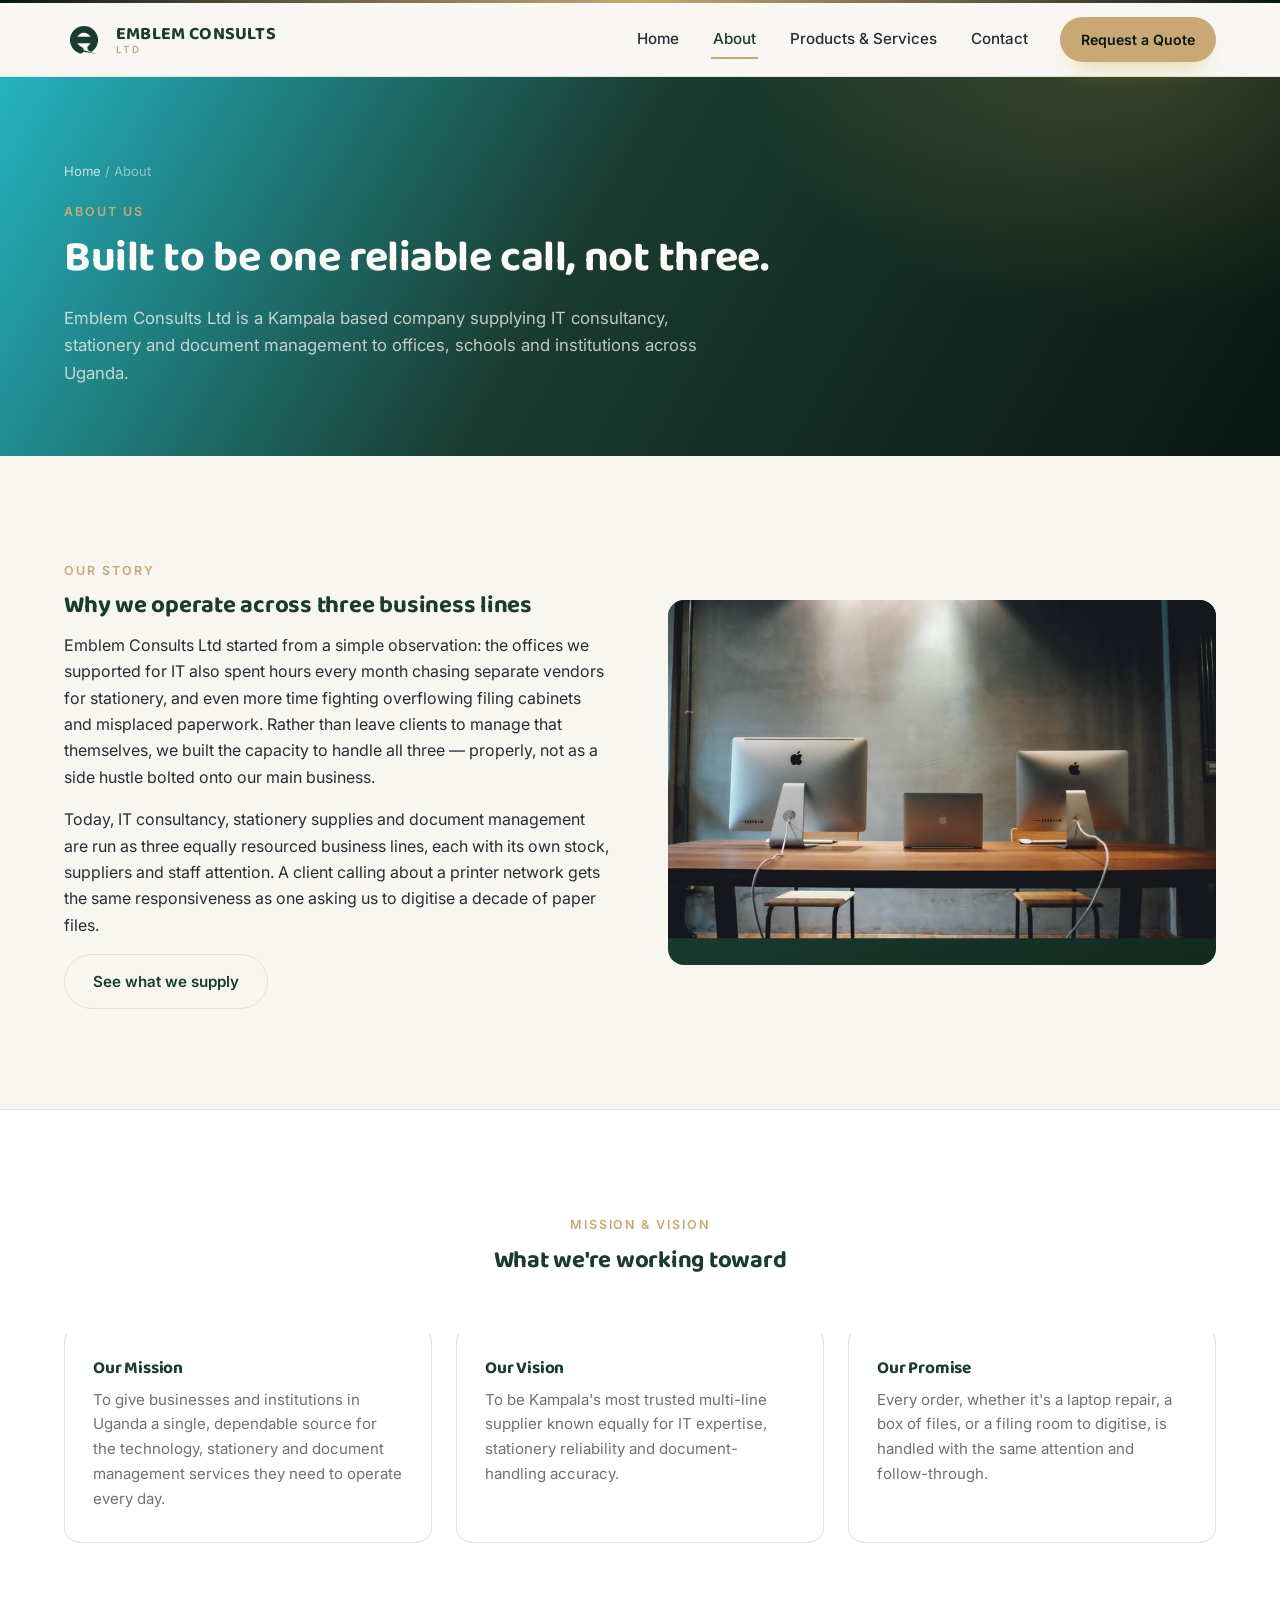
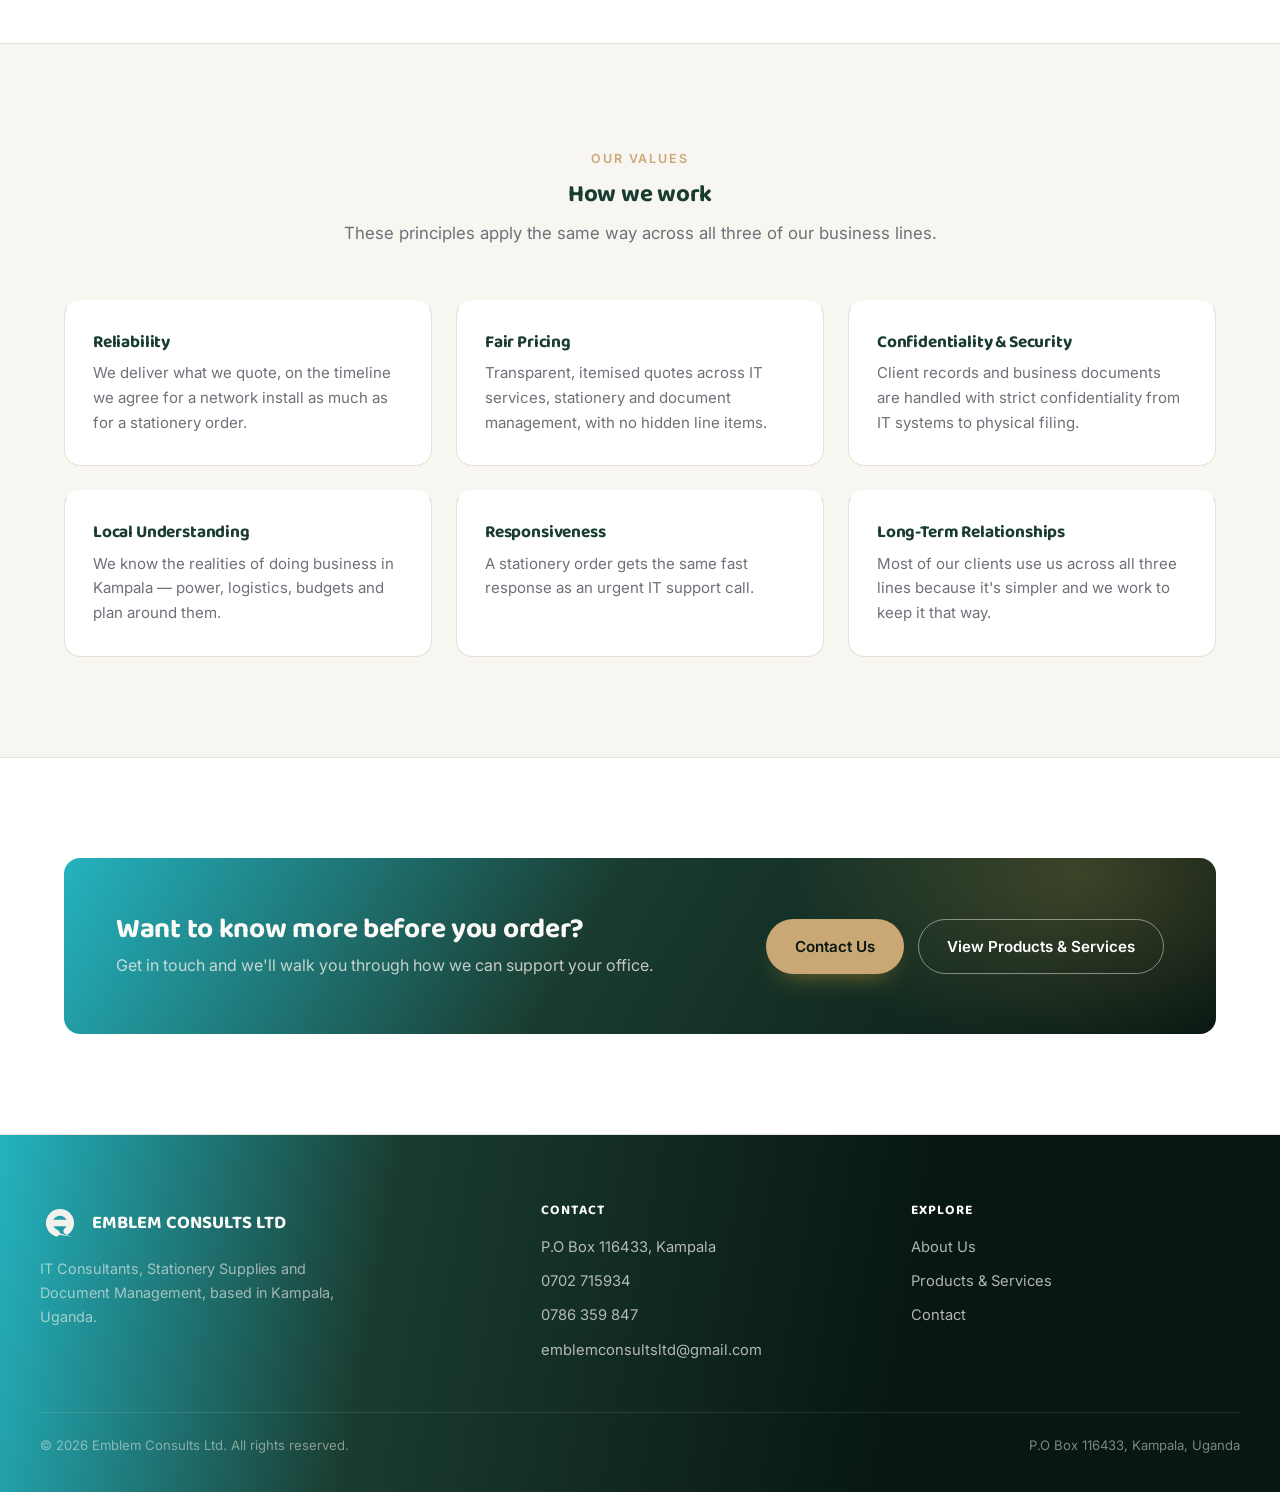
<file: about.html>
<!doctype html>
<html lang="en">
<head>
<meta charset="UTF-8">
<meta name="viewport" content="width=device-width, initial-scale=1.0">
<title>About Us | Emblem Consults Ltd</title>
<meta name="description" content="Learn about Emblem Consults Ltd, a Kampala-based company delivering IT consultancy, stationery supplies and document management under one roof.">
<link rel="icon" type="image/svg+xml" href="assets/logo.svg">
<link rel="preconnect" href="https://fonts.googleapis.com">
<link rel="preconnect" href="https://fonts.gstatic.com" crossorigin>
<link href="https://fonts.googleapis.com/css2?family=Baloo+2:wght@600;700;800&family=Inter:wght@400;500;600;700&display=swap" rel="stylesheet">
<link rel="stylesheet" href="css/styles.css">
</head>
<body>

<div class="top-bar" aria-hidden="true"></div>

<header class="site-header">
  <div class="container header-inner">
    <a href="index.html" class="brand" aria-label="Emblem Consults Ltd home">
      <span class="brand-mark">
        <svg viewBox="0 0 120 120" fill="none" xmlns="http://www.w3.org/2000/svg" aria-hidden="true">
          <path d="M49.06,90.07 A32,32 0 1 1 80.57,84.5" stroke="currentColor" stroke-width="20" stroke-linecap="round"/>
          <line x1="28" y1="60" x2="92" y2="60" stroke="currentColor" stroke-width="20" stroke-linecap="round"/>
          <path d="M44,84 Q55,92 70,94 L100,102 Q78,98 60,96 Q48,94 44,84 Z" fill="currentColor"/>
        </svg>
      </span>
      <span class="brand-text">
        <span class="brand-name">EMBLEM CONSULTS</span>
        <span class="brand-sub">LTD</span>
      </span>
    </a>
    <nav class="site-nav" id="site-nav">
      <a href="index.html">Home</a>
      <a href="about.html">About</a>
      <a href="services.html">Products &amp; Services</a>
      <a href="contact.html">Contact</a>
      <a href="contact.html" class="btn btn-primary nav-cta">Request a Quote</a>
    </nav>
    <button class="nav-toggle" id="nav-toggle" aria-label="Toggle menu" aria-expanded="false" aria-controls="site-nav">
      <span></span><span></span><span></span>
    </button>
  </div>
</header>

<main>

  <section class="page-hero">
    <div class="container">
      <div class="breadcrumb"><a href="index.html">Home</a> / About</div>
      <span class="eyebrow">About Us</span>
      <h1>Built to be one reliable call, not three.</h1>
      <p>Emblem Consults Ltd is a Kampala based company supplying IT consultancy, stationery and document management to offices, schools and institutions across Uganda.</p>
    </div>
  </section>

  <section class="section">
    <div class="container split">
      <div class="reveal">
        <span class="eyebrow">Our Story</span>
        <h2>Why we operate across three business lines</h2>
        <p>Emblem Consults Ltd started from a simple observation: the offices we supported for IT also spent hours every month chasing separate vendors for stationery, and even more time fighting overflowing filing cabinets and misplaced paperwork. Rather than leave clients to manage that themselves, we built the capacity to handle all three — properly, not as a side hustle bolted onto our main business.</p>
        <p>Today, IT consultancy, stationery supplies and document management are run as three equally resourced business lines, each with its own stock, suppliers and staff attention. A client calling about a printer network gets the same responsiveness as one asking us to digitise a decade of paper files.</p>
        <a href="services.html" class="btn btn-ghost">See what we supply</a>
      </div>
      <div class="split-media split-media--photo reveal">
        <img src="assets/about-it.jpg" alt="IT equipment set up on a desk at an Emblem Consults supported office" loading="lazy">
      </div>
    </div>
  </section>

  <section class="section section-alt">
    <div class="container">
      <div class="section-head">
        <span class="eyebrow">Mission &amp; Vision</span>
        <h2>What we're working toward</h2>
      </div>
      <div class="values-grid">
        <div class="value-card reveal">
          <h3>Our Mission</h3>
          <p>To give businesses and institutions in Uganda a single, dependable source for the technology, stationery and document management services they need to operate every day.</p>
        </div>
        <div class="value-card reveal">
          <h3>Our Vision</h3>
          <p>To be Kampala's most trusted multi-line supplier  known equally for IT expertise, stationery reliability and document-handling accuracy.</p>
        </div>
        <div class="value-card reveal">
          <h3>Our Promise</h3>
          <p>Every order, whether it's a laptop repair, a box of files, or a filing room to digitise, is handled with the same attention and follow-through.</p>
        </div>
      </div>
    </div>
  </section>

  <section class="section">
    <div class="container">
      <div class="section-head">
        <span class="eyebrow">Our Values</span>
        <h2>How we work</h2>
        <p>These principles apply the same way across all three of our business lines.</p>
      </div>
      <div class="values-grid">
        <div class="value-card reveal">
          <h3>Reliability</h3>
          <p>We deliver what we quote, on the timeline we agree  for a network install as much as for a stationery order.</p>
        </div>
        <div class="value-card reveal">
          <h3>Fair Pricing</h3>
          <p>Transparent, itemised quotes across IT services, stationery and document management, with no hidden line items.</p>
        </div>
        <div class="value-card reveal">
          <h3>Confidentiality &amp; Security</h3>
          <p>Client records and business documents are handled with strict confidentiality from IT systems to physical filing.</p>
        </div>
        <div class="value-card reveal">
          <h3>Local Understanding</h3>
          <p>We know the realities of doing business in Kampala — power, logistics, budgets  and plan around them.</p>
        </div>
        <div class="value-card reveal">
          <h3>Responsiveness</h3>
          <p>A stationery order gets the same fast response as an urgent IT support call.</p>
        </div>
        <div class="value-card reveal">
          <h3>Long-Term Relationships</h3>
          <p>Most of our clients use us across all three lines because it's simpler  and we work to keep it that way.</p>
        </div>
      </div>
    </div>
  </section>

  <section class="section section-alt">
    <div class="container">
      <div class="cta-band reveal">
        <div>
          <h2>Want to know more before you order?</h2>
          <p>Get in touch and we'll walk you through how we can support your office.</p>
        </div>
        <div class="cta-actions">
          <a href="contact.html" class="btn btn-primary">Contact Us</a>
          <a href="services.html" class="btn btn-outline">View Products &amp; Services</a>
        </div>
      </div>
    </div>
  </section>

</main>

<footer class="site-footer">
  <div class="container footer-inner">
    <div class="footer-brand">
      <div class="footer-brand-top">
        <span class="brand-mark">
          <svg viewBox="0 0 120 120" fill="none" xmlns="http://www.w3.org/2000/svg" aria-hidden="true">
            <path d="M49.06,90.07 A32,32 0 1 1 80.57,84.5" stroke="currentColor" stroke-width="20" stroke-linecap="round"/>
            <line x1="28" y1="60" x2="92" y2="60" stroke="currentColor" stroke-width="20" stroke-linecap="round"/>
            <path d="M44,84 Q55,92 70,94 L100,102 Q78,98 60,96 Q48,94 44,84 Z" fill="currentColor"/>
          </svg>
        </span>
        <span class="footer-brand-name">EMBLEM CONSULTS LTD</span>
      </div>
      <p>IT Consultants, Stationery Supplies and Document Management, based in Kampala, Uganda.</p>
    </div>
    <div class="footer-col">
      <h4>Contact</h4>
      <p>P.O Box 116433, Kampala</p>
      <a href="tel:+256702715934">0702 715934</a>
      <a href="tel:+256786359847">0786 359 847</a>
      <a href="mailto:emblemconsultsltd@gmail.com">emblemconsultsltd@gmail.com</a>
    </div>
    <div class="footer-col">
      <h4>Explore</h4>
      <a href="about.html">About Us</a>
      <a href="services.html">Products &amp; Services</a>
      <a href="contact.html">Contact</a>
    </div>
  </div>
  <div class="footer-bottom container">
    <p>&copy; <span id="year"></span> Emblem Consults Ltd. All rights reserved.</p>
    <p>P.O Box 116433, Kampala, Uganda</p>
  </div>
</footer>

<script src="js/main.js"></script>
</body>
</html>
</file>
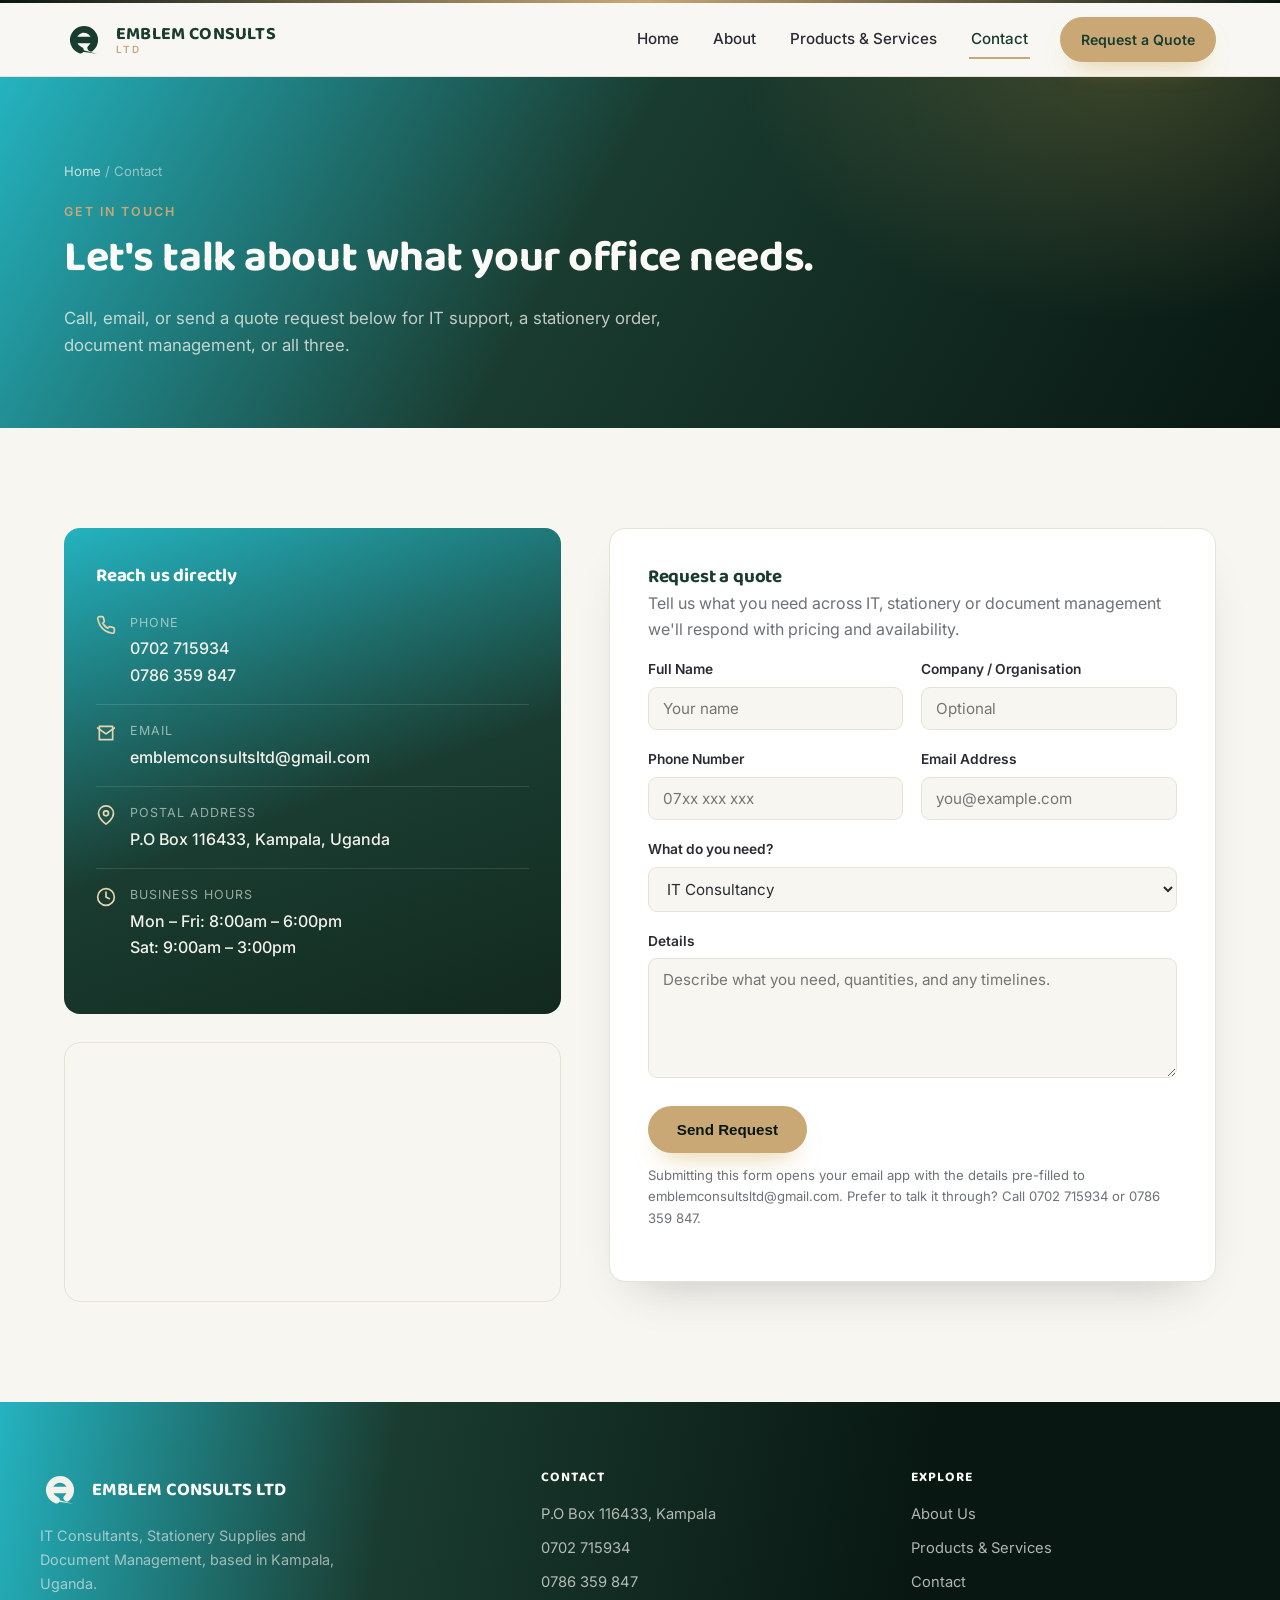
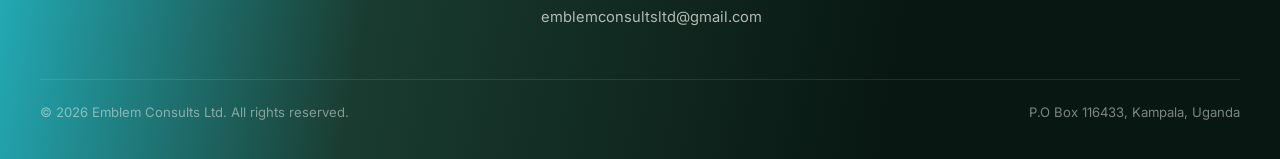
<file: contact.html>
<!doctype html>
<html lang="en">
<head>
<meta charset="UTF-8">
<meta name="viewport" content="width=device-width, initial-scale=1.0">
<title>Contact Us | Emblem Consults Ltd</title>
<meta name="description" content="Contact Emblem Consults Ltd in Kampala for IT consultancy, stationery supplies and document management. Call, email, or request a quote.">
<link rel="icon" type="image/svg+xml" href="assets/logo.svg">
<link rel="preconnect" href="https://fonts.googleapis.com">
<link rel="preconnect" href="https://fonts.gstatic.com" crossorigin>
<link href="https://fonts.googleapis.com/css2?family=Baloo+2:wght@600;700;800&family=Inter:wght@400;500;600;700&display=swap" rel="stylesheet">
<link rel="stylesheet" href="css/styles.css">
</head>
<body>

<div class="top-bar" aria-hidden="true"></div>

<header class="site-header">
  <div class="container header-inner">
    <a href="index.html" class="brand" aria-label="Emblem Consults Ltd home">
      <span class="brand-mark">
        <svg viewBox="0 0 120 120" fill="none" xmlns="http://www.w3.org/2000/svg" aria-hidden="true">
          <path d="M49.06,90.07 A32,32 0 1 1 80.57,84.5" stroke="currentColor" stroke-width="20" stroke-linecap="round"/>
          <line x1="28" y1="60" x2="92" y2="60" stroke="currentColor" stroke-width="20" stroke-linecap="round"/>
          <path d="M44,84 Q55,92 70,94 L100,102 Q78,98 60,96 Q48,94 44,84 Z" fill="currentColor"/>
        </svg>
      </span>
      <span class="brand-text">
        <span class="brand-name">EMBLEM CONSULTS</span>
        <span class="brand-sub">LTD</span>
      </span>
    </a>
    <nav class="site-nav" id="site-nav">
      <a href="index.html">Home</a>
      <a href="about.html">About</a>
      <a href="services.html">Products &amp; Services</a>
      <a href="contact.html">Contact</a>
      <a href="contact.html" class="btn btn-primary nav-cta">Request a Quote</a>
    </nav>
    <button class="nav-toggle" id="nav-toggle" aria-label="Toggle menu" aria-expanded="false" aria-controls="site-nav">
      <span></span><span></span><span></span>
    </button>
  </div>
</header>

<main>

  <section class="page-hero">
    <div class="container">
      <div class="breadcrumb"><a href="index.html">Home</a> / Contact</div>
      <span class="eyebrow">Get In Touch</span>
      <h1>Let's talk about what your office needs.</h1>
      <p>Call, email, or send a quote request below for IT support, a stationery order, document management, or all three.</p>
    </div>
  </section>

  <section class="section">
    <div class="container contact-grid">

      <div class="reveal">
        <div class="contact-info-card">
          <h3>Reach us directly</h3>

          <div class="contact-row">
            <svg viewBox="0 0 24 24" fill="none" stroke="currentColor" stroke-width="2" stroke-linecap="round" stroke-linejoin="round"><path d="M22 16.92v3a2 2 0 01-2.18 2 19.79 19.79 0 01-8.63-3.07 19.5 19.5 0 01-6-6 19.79 19.79 0 01-3.07-8.67A2 2 0 014.11 2h3a2 2 0 012 1.72c.127.96.362 1.903.7 2.81a2 2 0 01-.45 2.11L8.09 9.91a16 16 0 006 6l1.27-1.27a2 2 0 012.11-.45c.907.338 1.85.573 2.81.7A2 2 0 0122 16.92z"/></svg>
            <div>
              <div class="label">Phone</div>
              <a href="tel:+256702715934">0702 715934</a><br>
              <a href="tel:+256786359847">0786 359 847</a>
            </div>
          </div>

          <div class="contact-row">
            <svg viewBox="0 0 24 24" fill="none" stroke="currentColor" stroke-width="2" stroke-linecap="round" stroke-linejoin="round"><path d="M4 4h16v16H4z"/><path d="M22 6l-10 7L2 6"/></svg>
            <div>
              <div class="label">Email</div>
              <a href="mailto:emblemconsultsltd@gmail.com">emblemconsultsltd@gmail.com</a>
            </div>
          </div>

          <div class="contact-row">
            <svg viewBox="0 0 24 24" fill="none" stroke="currentColor" stroke-width="2" stroke-linecap="round" stroke-linejoin="round"><path d="M21 10c0 7-9 13-9 13s-9-6-9-13a9 9 0 0118 0z"/><circle cx="12" cy="10" r="3"/></svg>
            <div>
              <div class="label">Postal Address</div>
              <span class="value">P.O Box 116433, Kampala, Uganda</span>
            </div>
          </div>

          <div class="contact-row">
            <svg viewBox="0 0 24 24" fill="none" stroke="currentColor" stroke-width="2" stroke-linecap="round" stroke-linejoin="round"><circle cx="12" cy="12" r="10"/><path d="M12 6v6l4 2"/></svg>
            <div>
              <div class="label">Business Hours</div>
              <span class="value">Mon – Fri: 8:00am – 6:00pm</span><br>
              <span class="value">Sat: 9:00am – 3:00pm</span>
            </div>
          </div>
        </div>

        <div class="map-embed">
          <iframe
            src="https://www.google.com/maps?q=Kampala,Uganda&output=embed"
            loading="lazy"
            referrerpolicy="no-referrer-when-downgrade"
            title="Map showing Kampala, Uganda">
          </iframe>
        </div>
      </div>

      <div class="contact-form-card reveal" id="quote">
        <h3>Request a quote</h3>
        <p style="color:var(--muted); margin-top:-8px;">Tell us what you need across IT, stationery or document management we'll respond with pricing and availability.</p>

        <form action="mailto:emblemconsultsltd@gmail.com" method="post" enctype="text/plain">
          <div class="form-grid">
            <div>
              <label for="name">Full Name</label>
              <input type="text" id="name" name="Name" placeholder="Your name" required>
            </div>
            <div>
              <label for="company">Company / Organisation</label>
              <input type="text" id="company" name="Company" placeholder="Optional">
            </div>
            <div>
              <label for="phone">Phone Number</label>
              <input type="tel" id="phone" name="Phone" placeholder="07xx xxx xxx" required>
            </div>
            <div>
              <label for="email">Email Address</label>
              <input type="email" id="email" name="Email" placeholder="you@example.com" required>
            </div>
            <div class="full">
              <label for="category">What do you need?</label>
              <select id="category" name="Category">
                <option>IT Consultancy</option>
                <option>Stationery Supplies</option>
                <option>Document Management</option>
                <option>A mix of the above</option>
              </select>
            </div>
            <div class="full">
              <label for="message">Details</label>
              <textarea id="message" name="Message" placeholder="Describe what you need, quantities, and any timelines." required></textarea>
            </div>
          </div>
          <div style="margin-top:20px;">
            <button type="submit" class="btn btn-primary">Send Request</button>
          </div>
          <p class="form-note">Submitting this form opens your email app with the details pre-filled to emblemconsultsltd@gmail.com. Prefer to talk it through? Call 0702 715934 or 0786 359 847.</p>
        </form>
      </div>

    </div>
  </section>

</main>

<footer class="site-footer">
  <div class="container footer-inner">
    <div class="footer-brand">
      <div class="footer-brand-top">
        <span class="brand-mark">
          <svg viewBox="0 0 120 120" fill="none" xmlns="http://www.w3.org/2000/svg" aria-hidden="true">
            <path d="M49.06,90.07 A32,32 0 1 1 80.57,84.5" stroke="currentColor" stroke-width="20" stroke-linecap="round"/>
            <line x1="28" y1="60" x2="92" y2="60" stroke="currentColor" stroke-width="20" stroke-linecap="round"/>
            <path d="M44,84 Q55,92 70,94 L100,102 Q78,98 60,96 Q48,94 44,84 Z" fill="currentColor"/>
          </svg>
        </span>
        <span class="footer-brand-name">EMBLEM CONSULTS LTD</span>
      </div>
      <p>IT Consultants, Stationery Supplies and Document Management, based in Kampala, Uganda.</p>
    </div>
    <div class="footer-col">
      <h4>Contact</h4>
      <p>P.O Box 116433, Kampala</p>
      <a href="tel:+256702715934">0702 715934</a>
      <a href="tel:+256786359847">0786 359 847</a>
      <a href="mailto:emblemconsultsltd@gmail.com">emblemconsultsltd@gmail.com</a>
    </div>
    <div class="footer-col">
      <h4>Explore</h4>
      <a href="about.html">About Us</a>
      <a href="services.html">Products &amp; Services</a>
      <a href="contact.html">Contact</a>
    </div>
  </div>
  <div class="footer-bottom container">
    <p>&copy; <span id="year"></span> Emblem Consults Ltd. All rights reserved.</p>
    <p>P.O Box 116433, Kampala, Uganda</p>
  </div>
</footer>

<script src="js/main.js"></script>
</body>
</html>
</file>
<file: css/styles.css>
:root {
  --ink: #14171f;
  --navy: #1a3c30;
  --navy-mid: #24b3c0;
  --navy-dark: #12291f;
  --navy-deep: #081712;
  --gold: #c9a876;
  --gold-light: #e8d4ae;
  --bg: #f8f6f1;
  --surface: #ffffff;
  --surface-2: #f2efe7;
  --text: #2a2c33;
  --muted: #6d7178;
  --border: #e6e2d8;
  --radius: 16px;
  --radius-sm: 10px;
  --shadow: 0 24px 48px -28px rgba(18, 20, 30, 0.28);
  --shadow-sm: 0 10px 24px -16px rgba(18, 20, 30, 0.22);
  --container: 1200px;
  --ease: cubic-bezier(0.22, 1, 0.36, 1);
  --font-head: "Baloo 2", "Segoe UI", -apple-system, BlinkMacSystemFont, Arial, sans-serif;
  --font-body: "Inter", -apple-system, BlinkMacSystemFont, "Segoe UI", Roboto, Helvetica, Arial, sans-serif;
}

* {
  box-sizing: border-box;
}

html {
  scroll-behavior: smooth;
}

html, body {
  overflow-x: hidden;
}

body {
  margin: 0;
  font-family: var(--font-body);
  color: var(--text);
  background: var(--bg);
  line-height: 1.65;
  -webkit-font-smoothing: antialiased;
}

img {
  max-width: 100%;
  display: block;
}

a {
  color: inherit;
  text-decoration: none;
}

ul {
  margin: 0;
  padding: 0;
  list-style: none;
}

h1, h2, h3, h4 {
  font-family: var(--font-head);
  font-weight: 700;
  line-height: 1.14;
  letter-spacing: -0.01em;
  margin: 0 0 0.5em;
  color: var(--navy);
}

p {
  margin: 0 0 1em;
}

.container {
  width: 100%;
  max-width: var(--container);
  margin: 0 auto;
  padding: 0 24px;
}

/* Top accent bar */
.top-bar {
  height: 3px;
  background: linear-gradient(90deg, var(--navy-deep) 0%, var(--gold) 50%, var(--navy-deep) 100%);
}

.eyebrow {
  display: inline-flex;
  align-items: center;
  gap: 10px;
  font-family: var(--font-body);
  font-weight: 600;
  font-size: 0.78rem;
  letter-spacing: 0.16em;
  text-transform: uppercase;
  color: var(--gold);
  margin-bottom: 0.9em;
}

.section {
  padding: 100px 0;
}

.section-head {
  max-width: 640px;
  margin: 0 auto 52px;
  text-align: center;
}

.section-head .eyebrow {
  justify-content: center;
}

.section-head p {
  color: var(--muted);
  font-size: 1.05rem;
}

.section-alt {
  background: var(--surface);
  border-top: 1px solid var(--border);
  border-bottom: 1px solid var(--border);
}

.about-teaser {
  border-bottom: none;
}

/* Buttons */
.btn {
  display: inline-flex;
  align-items: center;
  gap: 8px;
  padding: 14px 28px;
  border-radius: 999px;
  font-weight: 600;
  font-size: 0.95rem;
  border: 1px solid transparent;
  cursor: pointer;
  transition: transform 0.2s var(--ease), box-shadow 0.2s var(--ease), background 0.2s var(--ease), color 0.2s var(--ease), border-color 0.2s var(--ease);
}

.btn-primary {
  background: var(--gold);
  color: var(--navy-deep);
  box-shadow: 0 14px 26px -14px rgba(200, 153, 47, 0.6);
}

.btn-primary:hover {
  background: var(--gold-light);
  transform: translateY(-2px);
  box-shadow: 0 18px 32px -14px rgba(200, 153, 47, 0.65);
}

.btn-outline {
  background: transparent;
  color: var(--surface);
  border-color: rgba(255, 255, 255, 0.45);
}

.btn-outline:hover {
  background: rgba(255, 255, 255, 0.12);
  border-color: rgba(255, 255, 255, 0.7);
  transform: translateY(-2px);
}

.btn-ghost {
  background: transparent;
  color: var(--navy);
  border-color: var(--border);
}

.btn-ghost:hover {
  border-color: var(--navy);
  background: var(--surface-2);
  transform: translateY(-2px);
}

/* ==========================================================================
   Header
   ========================================================================== */

.site-header {
  position: sticky;
  top: 0;
  z-index: 100;
  background: rgba(248, 247, 243, 0.92);
  backdrop-filter: saturate(180%) blur(10px);
  border-bottom: 1px solid var(--border);
}

.header-inner {
  display: flex;
  align-items: center;
  justify-content: space-between;
  gap: 24px;
  padding-top: 14px;
  padding-bottom: 14px;
}

.brand {
  display: flex;
  align-items: center;
  gap: 12px;
  flex-shrink: 0;
}

.brand-mark {
  width: 40px;
  height: 40px;
  color: var(--navy);
  flex-shrink: 0;
}

.brand-mark svg {
  width: 100%;
  height: 100%;
  display: block;
}

.brand-text {
  display: flex;
  flex-direction: column;
  line-height: 1.05;
}

.brand-name {
  font-family: var(--font-head);
  font-weight: 700;
  font-size: 1.12rem;
  color: var(--navy);
  letter-spacing: 0.01em;
}

.brand-sub {
  font-size: 0.62rem;
  font-weight: 600;
  letter-spacing: 0.22em;
  color: var(--gold);
}

.site-nav {
  display: flex;
  align-items: center;
  gap: 30px;
}

.site-nav a:not(.btn) {
  font-weight: 500;
  font-size: 0.95rem;
  color: var(--text);
  padding: 6px 2px;
  border-bottom: 2px solid transparent;
  transition: color 0.15s ease, border-color 0.15s ease;
}

.site-nav a:not(.btn):hover,
.site-nav a.active {
  color: var(--navy);
  border-color: var(--gold);
}

.nav-cta {
  padding: 10px 20px;
  font-size: 0.88rem;
}

.nav-toggle {
  display: none;
  flex-direction: column;
  justify-content: center;
  gap: 5px;
  width: 40px;
  height: 40px;
  border: 1px solid var(--border);
  border-radius: 10px;
  background: var(--surface);
  cursor: pointer;
}

.nav-toggle span {
  width: 18px;
  height: 2px;
  background: var(--navy);
  margin: 0 auto;
  transition: transform 0.2s ease, opacity 0.2s ease;
}

/* ==========================================================================
   Hero
   ========================================================================== */

.hero {
  position: relative;
  background: linear-gradient(165deg, var(--navy-mid) 0%, var(--navy) 45%, var(--navy-dark) 100%);
  color: #f2f1eb;
  overflow: hidden;
  isolation: isolate;
}

.hero::before {
  content: "";
  position: absolute;
  inset: 0;
  background:
    radial-gradient(620px 620px at 92% -12%, rgba(226, 183, 82, 0.30), transparent 68%),
    radial-gradient(520px 520px at -8% 108%, rgba(99, 122, 194, 0.38), transparent 70%),
    radial-gradient(760px 420px at 45% 115%, rgba(200, 153, 47, 0.14), transparent 72%);
  pointer-events: none;
  z-index: 0;
}

.hero::after {
  content: "";
  position: absolute;
  inset: 0;
  background-image:
    linear-gradient(rgba(255,255,255,0.05) 1px, transparent 1px),
    linear-gradient(90deg, rgba(255,255,255,0.05) 1px, transparent 1px);
  background-size: 44px 44px;
  mask-image: radial-gradient(ellipse 60% 55% at 78% 12%, black, transparent 78%);
  -webkit-mask-image: radial-gradient(ellipse 60% 55% at 78% 12%, black, transparent 78%);
  pointer-events: none;
  z-index: 0;
}

.hero-watermark {
  position: absolute;
  right: -160px;
  bottom: -200px;
  width: 660px;
  height: 660px;
  color: rgba(242, 241, 235, 0.05);
  pointer-events: none;
  z-index: 0;
}

.hero-watermark svg {
  width: 100%;
  height: 100%;
  display: block;
}

.hero-inner {
  position: relative;
  z-index: 1;
  padding: 128px 0 104px;
  display: grid;
  grid-template-columns: 1.1fr 0.9fr;
  gap: 48px;
  align-items: center;
}

.hero .eyebrow {
  color: var(--gold-light);
}

.hero h1 {
  color: #fbfaf6;
  font-size: clamp(2.2rem, 4vw, 3.4rem);
  margin-bottom: 0.42em;
}

.hero h1 em,
.page-hero h1 em {
  font-style: italic;
  color: var(--gold-light);
}

.hero p.lead {
  color: rgba(242, 241, 235, 0.82);
  font-size: 1.14rem;
  max-width: 46ch;
}

.hero-actions {
  display: flex;
  gap: 14px;
  flex-wrap: wrap;
  margin-top: 30px;
}

.stat-row {
  display: flex;
  flex-wrap: wrap;
  gap: 0;
  margin-top: 48px;
}

.stat-item {
  padding: 0 30px;
  border-left: 1px solid rgba(255, 255, 255, 0.16);
}

.stat-item:first-child {
  padding-left: 0;
  border-left: none;
}

.stat-item .num {
  display: block;
  font-family: var(--font-head);
  font-size: 1.85rem;
  color: var(--gold-light);
  font-weight: 700;
  line-height: 1.1;
}

.stat-item .label {
  font-size: 0.8rem;
  color: rgba(242, 241, 235, 0.68);
}

.hero-panel {
  background: rgba(255, 255, 255, 0.06);
  border: 1px solid rgba(255, 255, 255, 0.14);
  border-radius: var(--radius);
  padding: 30px;
  backdrop-filter: blur(6px);
}

.hero-panel h3 {
  color: #fbfaf6;
  font-size: 1.05rem;
  margin-bottom: 18px;
}

.hero-panel-list {
  display: flex;
  flex-direction: column;
  gap: 16px;
}

.hero-panel-list li {
  display: flex;
  align-items: flex-start;
  gap: 14px;
  color: rgba(242, 241, 235, 0.85);
  font-size: 0.94rem;
}

.num-badge {
  width: 24px;
  height: 24px;
  border: 1px solid rgba(255, 255, 255, 0.35);
  border-radius: 50%;
  display: flex;
  align-items: center;
  justify-content: center;
  font-family: var(--font-head);
  font-size: 0.7rem;
  color: var(--gold-light);
  flex-shrink: 0;
  margin-top: 1px;
}

.hero-visual {
  display: flex;
  flex-direction: column;
  gap: 26px;
}

.hero-graphic-label {
  text-align: center;
  font-size: 0.76rem;
  font-weight: 500;
  letter-spacing: 0.12em;
  text-transform: uppercase;
  color: rgba(242, 241, 235, 0.5);
  margin-bottom: 8px;
}

.hero-graphic svg {
  width: 100%;
  height: auto;
  display: block;
  overflow: visible;
}

.hero-graphic .hub-circle {
  fill: rgba(226, 183, 82, 0.12);
  stroke: var(--gold-light);
  stroke-width: 1.5;
}

.hero-graphic .hub-icon {
  color: var(--gold-light);
}

.hero-graphic .node-circle {
  fill: rgba(255, 255, 255, 0.05);
  stroke: rgba(255, 255, 255, 0.22);
  stroke-width: 1.2;
}

.hero-graphic .node-icon {
  color: var(--gold-light);
}

.hero-graphic .link-line {
  fill: none;
  stroke: rgba(226, 183, 82, 0.4);
  stroke-width: 1.4;
  stroke-dasharray: 3 6;
  stroke-linecap: round;
}

.hero-graphic .node-label {
  font-family: var(--font-body);
  font-size: 12.5px;
  font-weight: 600;
  letter-spacing: 0.08em;
  text-transform: uppercase;
  fill: rgba(242, 241, 235, 0.72);
  text-anchor: middle;
}

/* ==========================================================================
   Pillars (IT / Stationery / Document Management — equal weight)
   ========================================================================== */

.pillars-grid {
  display: grid;
  grid-template-columns: repeat(3, 1fr);
  gap: 28px;
}

.pillar-card {
  position: relative;
  background: var(--surface);
  border: 1px solid var(--border);
  border-radius: var(--radius);
  padding: 40px 30px 32px;
  display: flex;
  flex-direction: column;
  height: 100%;
  overflow: hidden;
  transition: transform 0.28s var(--ease), box-shadow 0.28s var(--ease), border-color 0.28s var(--ease);
}

.pillar-card:hover {
  transform: translateY(-6px);
  box-shadow: var(--shadow);
  border-color: rgba(200, 153, 47, 0.45);
}

.pillar-index {
  position: absolute;
  top: 18px;
  right: 22px;
  font-family: var(--font-head);
  font-size: 2.6rem;
  font-weight: 700;
  color: var(--surface-2);
  line-height: 1;
  user-select: none;
  z-index: 0;
}

.pillar-icon {
  position: relative;
  width: 54px;
  height: 54px;
  border-radius: 14px;
  background: linear-gradient(135deg, var(--navy-mid) 0%, var(--navy) 55%, var(--navy-dark) 100%);
  color: var(--gold-light);
  display: flex;
  align-items: center;
  justify-content: center;
  margin-bottom: 22px;
  z-index: 1;
  overflow: hidden;
}

.pillar-icon img {
  width: 100%;
  height: 100%;
  object-fit: cover;
}

.pillar-icon svg {
  width: 26px;
  height: 26px;
}

.pillar-card h3 {
  position: relative;
  font-size: 1.28rem;
  margin-bottom: 10px;
  z-index: 1;
}

.pillar-card p {
  position: relative;
  color: var(--muted);
  font-size: 0.96rem;
  flex-grow: 1;
  z-index: 1;
}

.pillar-tags {
  position: relative;
  display: flex;
  flex-wrap: wrap;
  gap: 8px;
  margin: 18px 0 20px;
  z-index: 1;
}

.pillar-tags span {
  background: var(--bg);
  border: 1px solid var(--border);
  color: var(--text);
  font-size: 0.78rem;
  padding: 5px 11px;
  border-radius: 999px;
}

.pillar-link {
  position: relative;
  font-weight: 600;
  font-size: 0.9rem;
  color: var(--navy);
  display: inline-flex;
  align-items: center;
  gap: 6px;
  z-index: 1;
}

.pillar-link svg {
  width: 16px;
  height: 16px;
  transition: transform 0.15s ease;
}

.pillar-card:hover .pillar-link svg {
  transform: translateX(3px);
}

/* ==========================================================================
   About teaser / split sections
   ========================================================================== */

.split {
  display: grid;
  grid-template-columns: 1fr 1fr;
  gap: 56px;
  align-items: center;
}

.split-media {
  background: linear-gradient(160deg, var(--navy-mid) 0%, var(--navy) 55%, var(--navy-dark) 100%);
  border-radius: var(--radius);
  min-height: 340px;
  display: flex;
  align-items: center;
  justify-content: center;
  padding: 40px;
  position: relative;
  overflow: hidden;
}

.split-media .brand-mark {
  width: 140px;
  height: 140px;
  color: #f2f1eb;
  opacity: 0.9;
}

.split-media img {
  width: 100%;
  height: 100%;
  object-fit: cover;
  position: relative;
  z-index: 1;
  border-radius: var(--radius-sm);
}

.split-media--photo {
  padding: 0;
}

.split-media--collage {
  background: none;
  padding: 0;
  overflow: visible;
}

.split-media--collage::before {
  content: none;
}

.media-collage {
  display: grid;
  grid-template-columns: 1.2fr 1fr;
  grid-template-rows: 1fr 1fr;
  gap: 20px;
  width: 100%;
  height: 100%;
  min-height: 340px;
  position: relative;
  z-index: 1;
}

.collage-card {
  border-radius: var(--radius-sm);
  overflow: hidden;
  border: 1px solid var(--border);
  box-shadow: var(--shadow-sm);
}

.media-collage img {
  width: 100%;
  height: 100%;
  object-fit: cover;
  display: block;
}

.media-collage .collage-it {
  grid-row: 1 / 3;
}

.split-media::before {
  content: "";
  position: absolute;
  width: 320px;
  height: 320px;
  border: 1px solid rgba(255,255,255,0.14);
  border-radius: 50%;
  top: -60px;
  right: -80px;
}

.check-list {
  display: flex;
  flex-direction: column;
  gap: 14px;
  margin: 20px 0;
}

.check-list li {
  display: flex;
  gap: 12px;
  align-items: flex-start;
}

.check-list svg {
  width: 20px;
  height: 20px;
  color: var(--gold);
  flex-shrink: 0;
  margin-top: 2px;
}

/* ==========================================================================
   Values / stats
   ========================================================================== */

.stats-grid {
  display: grid;
  grid-template-columns: repeat(4, 1fr);
  gap: 24px;
  text-align: center;
}

.stat .num {
  font-family: var(--font-head);
  font-size: 2.1rem;
  font-weight: 700;
  color: var(--navy);
}

.stat .label {
  color: var(--muted);
  font-size: 0.88rem;
  margin-top: 4px;
}

.values-grid {
  display: grid;
  grid-template-columns: repeat(3, 1fr);
  gap: 24px;
}

.value-card {
  border: 1px solid var(--border);
  background: var(--surface);
  border-radius: var(--radius);
  padding: 30px 28px;
  border-top: 3px solid transparent;
  transition: transform 0.25s var(--ease), box-shadow 0.25s var(--ease), border-color 0.25s var(--ease);
}

.value-card:hover {
  transform: translateY(-4px);
  box-shadow: var(--shadow-sm);
  border-top-color: var(--gold);
}

.value-card h3 {
  font-size: 1.08rem;
}

.value-card p {
  color: var(--muted);
  font-size: 0.94rem;
  margin: 0;
}

/* ==========================================================================
   Services / Products page — equal-weight category blocks
   ========================================================================== */

.category-block {
  padding-bottom: 76px;
}

.pillar-hero {
  position: relative;
  isolation: isolate;
  overflow: hidden;
  background: linear-gradient(150deg, var(--navy-mid) 0%, var(--navy) 55%, var(--navy-dark) 100%);
  color: #f2f1eb;
  padding: 64px 0 56px;
  margin-bottom: 56px;
}

.pillar-hero::before {
  content: "";
  position: absolute;
  inset: 0;
  background: radial-gradient(520px 380px at 92% -14%, rgba(226, 183, 82, 0.24), transparent 70%);
  pointer-events: none;
  z-index: 0;
}

.pillar-hero-watermark {
  position: absolute;
  right: -40px;
  top: 50%;
  transform: translateY(-50%);
  width: 260px;
  height: 260px;
  color: rgba(242, 241, 235, 0.06);
  pointer-events: none;
  z-index: 0;
}

.pillar-hero-watermark svg {
  width: 100%;
  height: 100%;
  display: block;
}

.pillar-hero-inner {
  position: relative;
  z-index: 1;
  max-width: 700px;
}

.pillar-hero .eyebrow {
  color: var(--gold-light);
}

.pillar-hero h2 {
  color: #fbfaf6;
  font-size: clamp(1.75rem, 3.2vw, 2.4rem);
  margin-bottom: 0.4em;
}

.pillar-hero p {
  color: rgba(242, 241, 235, 0.82);
  font-size: 1.05rem;
  max-width: 58ch;
  margin-bottom: 1.4em;
}

.feature-strip {
  display: grid;
  grid-template-columns: repeat(4, 1fr);
  gap: 28px;
  margin: 0 0 44px;
}

.feature-item {
  display: flex;
  flex-direction: column;
  gap: 12px;
}

.feature-icon-circle {
  width: 54px;
  height: 54px;
  border-radius: 50%;
  background: var(--surface-2);
  color: var(--navy);
  display: flex;
  align-items: center;
  justify-content: center;
  flex-shrink: 0;
}

.feature-icon-circle svg {
  width: 24px;
  height: 24px;
}

.feature-item h4 {
  font-size: 1.02rem;
  margin-bottom: 2px;
}

.feature-item p {
  color: var(--muted);
  font-size: 0.86rem;
  margin: 0;
}

.item-grid {
  display: grid;
  grid-template-columns: repeat(3, 1fr);
  gap: 20px;
}

.item-card {
  background: var(--surface);
  border: 1px solid var(--border);
  border-radius: 12px;
  padding: 24px 22px;
  transition: transform 0.22s var(--ease), box-shadow 0.22s var(--ease), border-color 0.22s var(--ease);
}

.item-card:hover {
  transform: translateY(-3px);
  box-shadow: var(--shadow-sm);
  border-color: rgba(200, 153, 47, 0.4);
}

.item-card h4 {
  font-size: 1rem;
  margin-bottom: 6px;
  display: flex;
  align-items: center;
  gap: 10px;
}

.item-card h4 svg {
  width: 18px;
  height: 18px;
  color: var(--gold);
  flex-shrink: 0;
}

.item-card p {
  color: var(--muted);
  font-size: 0.88rem;
  margin: 0;
}

/* ==========================================================================
   CTA band
   ========================================================================== */

.cta-band {
  background: linear-gradient(120deg, var(--navy-mid) 0%, var(--navy) 45%, var(--navy-deep) 100%);
  color: #f2f1eb;
  border-radius: var(--radius);
  padding: 56px 52px;
  display: flex;
  align-items: center;
  justify-content: space-between;
  gap: 32px;
  flex-wrap: wrap;
  position: relative;
  overflow: hidden;
}

.cta-band::before {
  content: "";
  position: absolute;
  inset: 0;
  background: radial-gradient(420px 260px at 88% 10%, rgba(226, 183, 82, 0.22), transparent 70%);
  pointer-events: none;
}

.cta-band > * {
  position: relative;
}

.cta-band h2 {
  color: #fbfaf6;
  margin-bottom: 6px;
  font-size: 1.75rem;
}

.cta-band p {
  color: rgba(242, 241, 235, 0.78);
  margin: 0;
}

.cta-actions {
  display: flex;
  gap: 14px;
  flex-wrap: wrap;
}

/* ==========================================================================
   Contact page
   ========================================================================== */

.contact-grid {
  display: grid;
  grid-template-columns: 0.9fr 1.1fr;
  gap: 48px;
  align-items: start;
}

.contact-info-card {
  background: linear-gradient(160deg, var(--navy-mid) 0%, var(--navy) 55%, var(--navy-dark) 100%);
  color: #f2f1eb;
  border-radius: var(--radius);
  padding: 38px 32px;
}

.contact-info-card h3 {
  color: #fbfaf6;
}

.contact-row {
  display: flex;
  gap: 14px;
  align-items: flex-start;
  padding: 16px 0;
  border-top: 1px solid rgba(255,255,255,0.12);
}

.contact-row:first-of-type {
  border-top: none;
}

.contact-row svg {
  width: 20px;
  height: 20px;
  color: var(--gold-light);
  flex-shrink: 0;
  margin-top: 2px;
}

.contact-row .label {
  font-size: 0.78rem;
  text-transform: uppercase;
  letter-spacing: 0.08em;
  color: rgba(242, 241, 235, 0.6);
  margin-bottom: 2px;
}

.contact-row a,
.contact-row span.value {
  font-weight: 500;
  color: #f2f1eb;
}

.contact-form-card {
  background: var(--surface);
  border: 1px solid var(--border);
  border-radius: var(--radius);
  padding: 38px;
  box-shadow: var(--shadow);
}

.form-grid {
  display: grid;
  grid-template-columns: 1fr 1fr;
  gap: 18px;
}

.form-grid .full {
  grid-column: 1 / -1;
}

label {
  display: block;
  font-size: 0.86rem;
  font-weight: 600;
  margin-bottom: 6px;
  color: var(--text);
}

input, select, textarea {
  width: 100%;
  padding: 11px 14px;
  border: 1px solid var(--border);
  border-radius: 9px;
  font-family: var(--font-body);
  font-size: 0.95rem;
  background: var(--bg);
  color: var(--text);
  transition: border-color 0.2s ease, box-shadow 0.2s ease;
}

input:focus, select:focus, textarea:focus {
  outline: none;
  border-color: var(--gold);
  box-shadow: 0 0 0 3px rgba(200, 153, 47, 0.18);
}

textarea {
  resize: vertical;
  min-height: 120px;
}

.form-note {
  font-size: 0.82rem;
  color: var(--muted);
  margin-top: 12px;
}

.map-embed {
  border-radius: var(--radius);
  overflow: hidden;
  border: 1px solid var(--border);
  margin-top: 28px;
  height: 260px;
}

.map-embed iframe {
  width: 100%;
  height: 100%;
  border: 0;
  display: block;
}

/* ==========================================================================
   Footer
   ========================================================================== */

.site-footer {
  background: linear-gradient(100deg, var(--navy-mid) 0%, var(--navy) 30%, var(--navy-deep) 70%);
  color: rgba(242, 241, 235, 0.8);
}

.footer-inner {
  display: grid;
  grid-template-columns: 1.4fr 1fr 1fr;
  gap: 40px;
  padding: 68px 0 40px;
}

.footer-brand {
  display: flex;
  flex-direction: column;
  gap: 14px;
}

.footer-brand-top {
  display: flex;
  align-items: center;
  gap: 12px;
}

.footer-brand .brand-mark {
  color: #f2f1eb;
}

.footer-brand-name {
  font-family: var(--font-head);
  font-weight: 700;
  color: #fbfaf6;
  font-size: 1.15rem;
}

.footer-brand p {
  font-size: 0.9rem;
  max-width: 34ch;
  color: rgba(242, 241, 235, 0.62);
}

.footer-col h4 {
  color: #fbfaf6;
  font-size: 0.85rem;
  letter-spacing: 0.08em;
  text-transform: uppercase;
  margin-bottom: 16px;
}

.footer-col a, .footer-col p {
  display: block;
  font-size: 0.92rem;
  margin-bottom: 10px;
  color: rgba(242, 241, 235, 0.72);
}

.footer-col a:hover {
  color: var(--gold-light);
}

.footer-bottom {
  border-top: 1px solid rgba(255,255,255,0.1);
  padding: 22px 0;
  display: flex;
  justify-content: space-between;
  gap: 12px;
  flex-wrap: wrap;
  font-size: 0.82rem;
  color: rgba(242, 241, 235, 0.5);
}

/* ==========================================================================
   Page hero (interior pages)
   ========================================================================== */

.page-hero {
  position: relative;
  background: linear-gradient(120deg, var(--navy-mid) 0%, var(--navy) 45%, var(--navy-deep) 100%);
  color: #f2f1eb;
  padding: 84px 0 68px;
  overflow: hidden;
  isolation: isolate;
}

.page-hero::before {
  content: "";
  position: absolute;
  inset: 0;
  background: radial-gradient(560px 400px at 88% -10%, rgba(226, 183, 82, 0.22), transparent 70%);
  pointer-events: none;
  z-index: 0;
}

.page-hero .container {
  position: relative;
  z-index: 1;
}

.page-hero h1 {
  color: #fbfaf6;
  font-size: clamp(1.95rem, 3.4vw, 2.7rem);
}

.page-hero p {
  color: rgba(242, 241, 235, 0.78);
  max-width: 60ch;
  font-size: 1.05rem;
  margin: 0;
}

.breadcrumb {
  font-size: 0.82rem;
  color: rgba(242, 241, 235, 0.55);
  margin-bottom: 14px;
}

.breadcrumb a {
  color: rgba(242, 241, 235, 0.8);
}

/* ==========================================================================
   Scroll reveal
   ========================================================================== */

.reveal {
  opacity: 0;
  transform: translateY(18px);
  transition: opacity 0.7s var(--ease), transform 0.7s var(--ease);
}

.reveal.is-visible {
  opacity: 1;
  transform: none;
}

.pillars-grid .pillar-card:nth-child(2),
.item-grid .item-card:nth-child(2),
.values-grid .value-card:nth-child(2) {
  transition-delay: 0.06s;
}

.pillars-grid .pillar-card:nth-child(3),
.item-grid .item-card:nth-child(3),
.values-grid .value-card:nth-child(3) {
  transition-delay: 0.12s;
}

.item-grid .item-card:nth-child(4) {
  transition-delay: 0.06s;
}

.item-grid .item-card:nth-child(5) {
  transition-delay: 0.12s;
}

.item-grid .item-card:nth-child(6) {
  transition-delay: 0.18s;
}

@media (prefers-reduced-motion: reduce) {
  .reveal {
    transition: none;
    opacity: 1;
    transform: none;
  }
}

/* ==========================================================================
   Responsive
   ========================================================================== */

@media (max-width: 980px) {
  .hero-inner {
    grid-template-columns: 1fr;
    padding: 96px 0 76px;
  }

  .hero-watermark {
    width: 480px;
    height: 480px;
    right: -140px;
    bottom: -140px;
  }

  .split {
    grid-template-columns: 1fr;
  }

  .split-media {
    order: -1;
    min-height: 240px;
  }

  .media-collage {
    min-height: 240px;
  }

  .pillars-grid,
  .item-grid,
  .feature-strip {
    grid-template-columns: repeat(2, 1fr);
  }

  .stats-grid {
    grid-template-columns: repeat(2, 1fr);
    gap: 32px;
  }

  .values-grid {
    grid-template-columns: 1fr;
  }

  .contact-grid {
    grid-template-columns: 1fr;
  }

  .footer-inner {
    grid-template-columns: 1fr 1fr;
  }
}

@media (max-width: 720px) {
  .site-nav {
    position: absolute;
    top: 100%;
    left: 0;
    right: 0;
    background: var(--surface);
    border-bottom: 1px solid var(--border);
    flex-direction: column;
    align-items: flex-start;
    padding: 18px 16px 20px;
    gap: 14px;
    display: none;
  }

  .site-nav.open {
    display: flex;
  }

  .nav-cta {
    order: 10;
  }

  .nav-toggle {
    display: flex;
  }

  .pillars-grid,
  .item-grid,
  .feature-strip {
    grid-template-columns: 1fr;
  }

  .stats-grid {
    grid-template-columns: 1fr 1fr;
  }

  .form-grid {
    grid-template-columns: 1fr;
  }

  .cta-band {
    flex-direction: column;
    text-align: center;
    justify-content: center;
  }

  .footer-inner {
    grid-template-columns: 1fr;
    padding-bottom: 20px;
  }

  .footer-bottom {
    flex-direction: column;
    text-align: center;
  }

  .section {
    padding: 68px 0;
  }

  .container {
    padding: 0 16px;
  }

  .hero-inner {
    padding: 76px 0 60px;
  }

  .stat-row {
    gap: 8px 0;
  }

  .stat-item {
    padding: 0 20px;
  }

  .hero-watermark {
    width: 340px;
    height: 340px;
    right: -110px;
    bottom: -100px;
  }

  .page-hero {
    padding: 56px 0 46px;
  }

  .pillar-hero {
    padding: 48px 0 40px;
    margin-bottom: 40px;
  }

  .pillar-hero-watermark {
    width: 180px;
    height: 180px;
    right: -50px;
  }

  .cta-band {
    padding: 40px 28px;
  }
}

@media (max-width: 420px) {
  .container {
    padding: 0 12px;
  }

  .brand-name {
    font-size: 1rem;
  }

  .brand {
    gap: 9px;
  }

  .brand-mark {
    width: 34px;
    height: 34px;
  }

  .hero h1 {
    font-size: 1.7rem;
  }

  .page-hero h1 {
    font-size: 1.55rem;
  }

  .stat-item {
    padding: 0 16px;
  }

  .hero-panel {
    padding: 22px;
  }

  .cta-band {
    padding: 32px 22px;
  }
}
</file>
